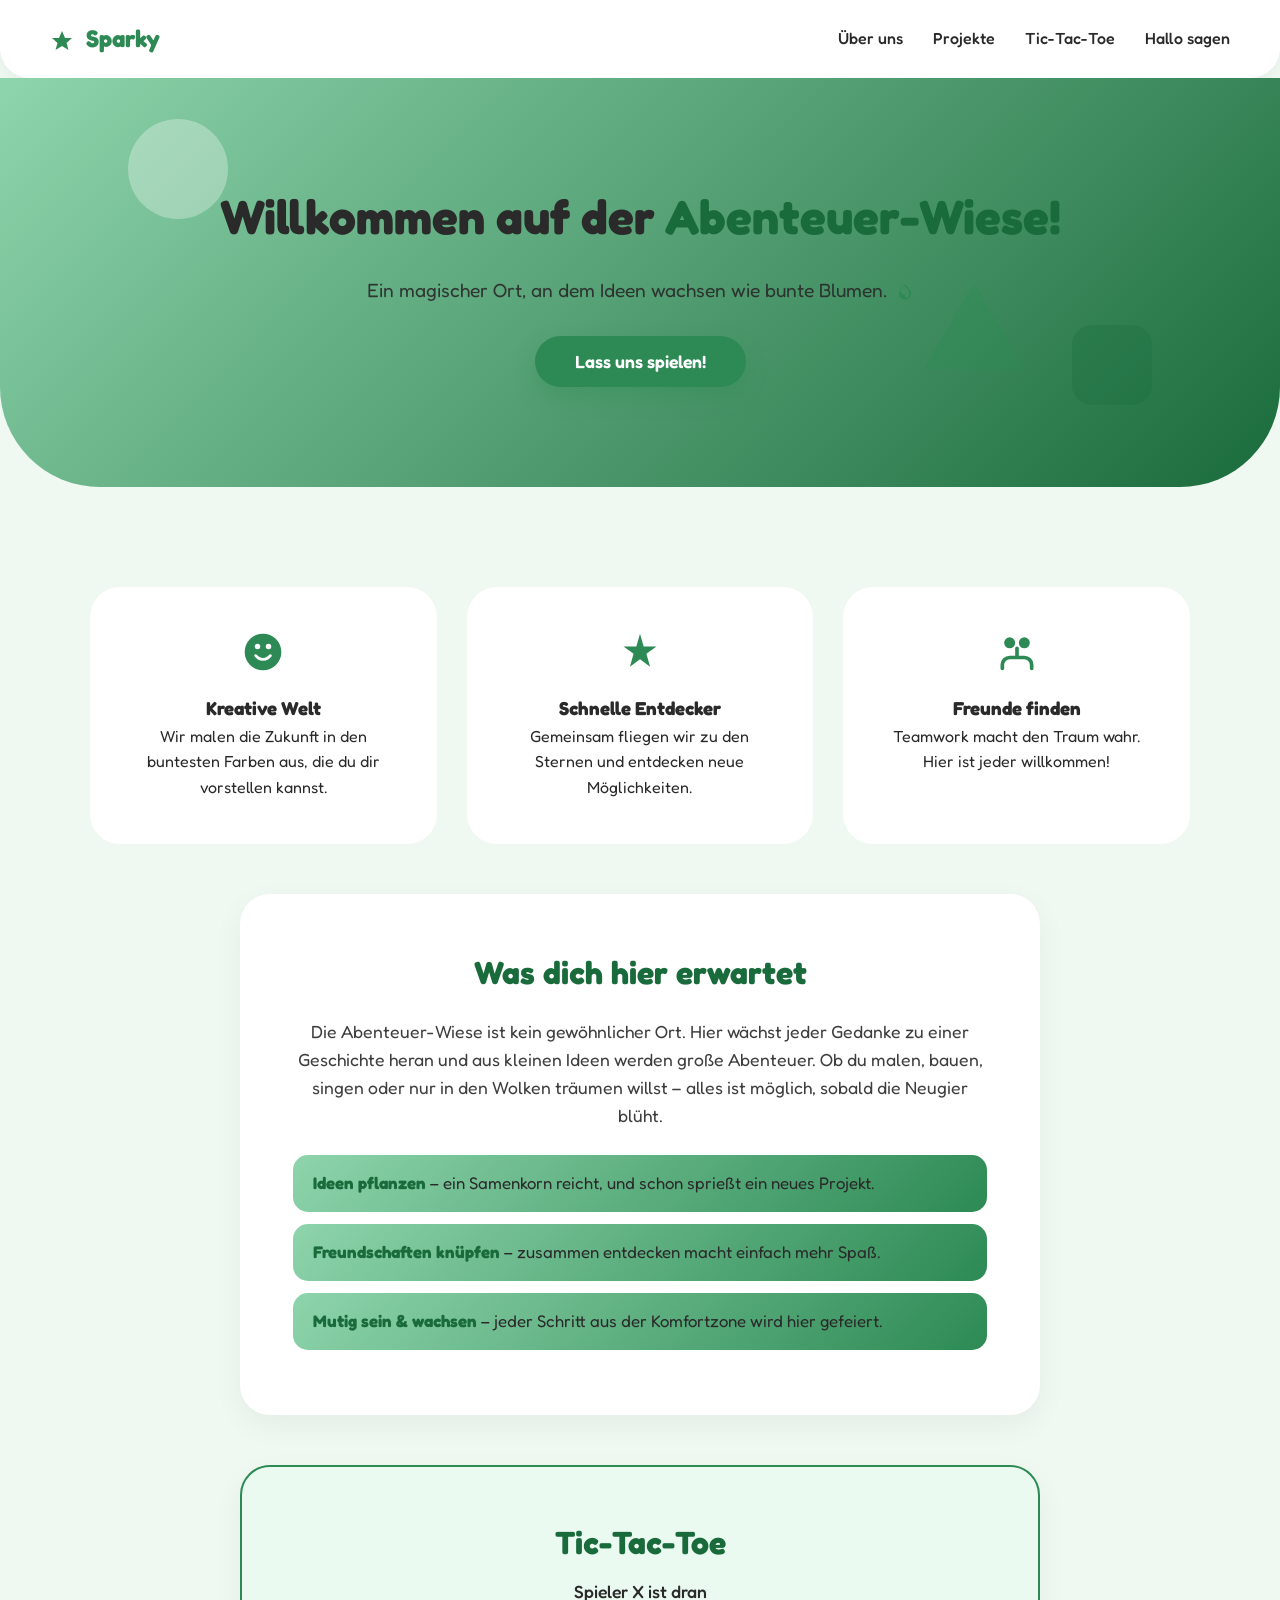
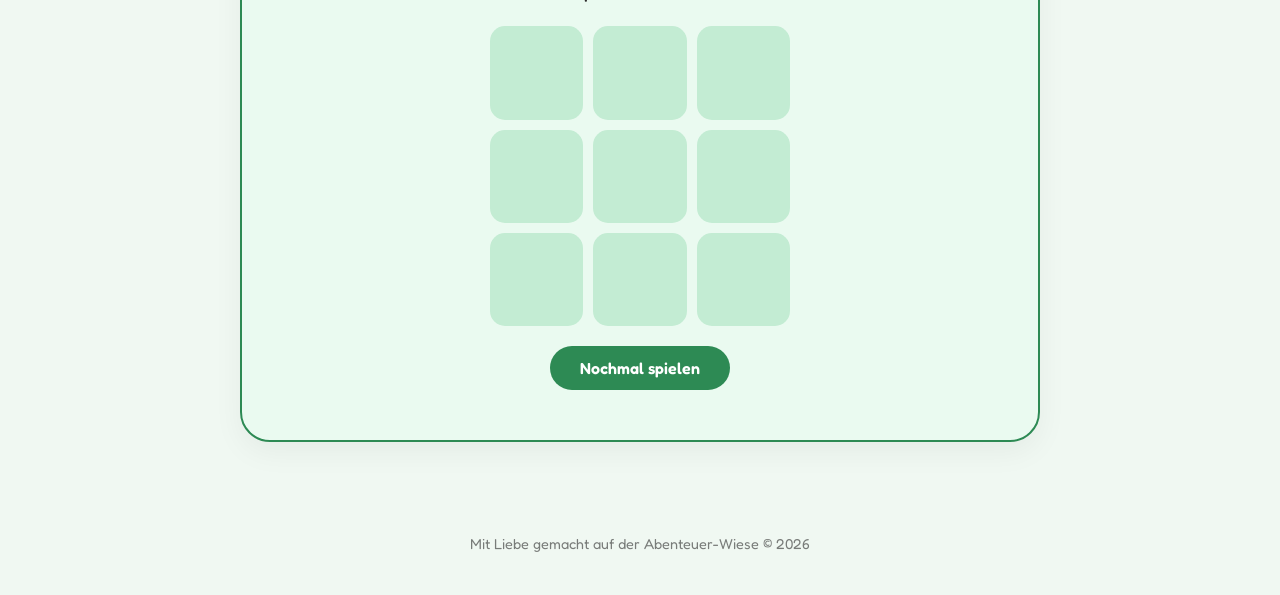
<file: index.html>
<!DOCTYPE html>
<html lang="de">
<head>
    <meta charset="UTF-8">
    <meta name="viewport" content="width=device-width, initial-scale=1.0">
    <title>Abenteuer-Wiese | Der spielerische Platz für deine Ideen</title>
    <meta name="description" content="Willkommen auf der Abenteuer-Wiese – ein magischer Ort für kreative Projekte, bunte Ideen und gemeinsames Entdecken.">
    <link rel="canonical" href="https://papauschek.github.io/starter-website-template/">
    <link rel="preconnect" href="https://fonts.googleapis.com">
    <link rel="preconnect" href="https://fonts.gstatic.com" crossorigin>
    <link href="https://fonts.googleapis.com/css2?family=Fredoka:wght@300..700&display=swap" rel="stylesheet">
    <link rel="stylesheet" href="css/styles.css?v=2fb4c30">
</head>
<body>
    <nav class="navbar">
        <div class="logo"><svg class="icon" viewBox="0 0 24 24" width="24" height="24" fill="#2d8a54"><polygon points="12,2 15,9 22,9 16.5,14 18.5,21 12,17 5.5,21 7.5,14 2,9 9,9"/></svg> Sparky</div>
        <ul class="nav-links">
            <li><a href="#ueber-uns">Über uns</a></li>
            <li><a href="#projekte">Projekte</a></li>
            <li><a href="#ttt-section">Tic-Tac-Toe</a></li>
            <li><a href="#hallo">Hallo sagen</a></li>
        </ul>
    </nav>

    <header class="hero">
        <div class="hero-content">
            <h1>Willkommen auf der <span class="highlight">Abenteuer-Wiese!</span></h1>
            <p>Ein magischer Ort, an dem Ideen wachsen wie bunte Blumen. <svg class="icon-inline" viewBox="0 0 24 24" width="18" height="18" fill="#2d8a54"><path d="M12 22a8 8 0 01-8-8c0-4 3.5-7.5 8-12 4.5 4.5 8 8 8 12a8 8 0 01-8 8zm0-2c3.3 0 6-2.7 6-6 0-3-2.2-5.8-6-9.5C8.2 4.2 6 7 6 10c0 3.3 2.7 6 6 6z"/></svg></p>
            <button class="cta-button">Lass uns spielen!</button>
        </div>
        <div class="floating-shapes">
            <div class="shape circle"></div>
            <div class="shape square"></div>
            <div class="shape triangle"></div>
        </div>
    </header>

    <main id="ueber-uns">
        <section class="card-grid">
            <div class="card" id="projekte">
                <span class="emoji"><svg viewBox="0 0 24 24" width="44" height="44" fill="#2d8a54"><circle cx="12" cy="12" r="10"/><path d="M8 14s1.5 2 4 2 4-2 4-2" stroke="#fff" stroke-width="1.5" fill="none" stroke-linecap="round"/><circle cx="9" cy="9" r="1.5" fill="#fff"/><circle cx="15" cy="9" r="1.5" fill="#fff"/></svg></span>
                <h3>Kreative Welt</h3>
                <p>Wir malen die Zukunft in den buntesten Farben aus, die du dir vorstellen kannst.</p>
            </div>
            <div class="card">
                <span class="emoji"><svg viewBox="0 0 24 24" width="44" height="44" fill="#2d8a54"><path d="M12 2l2 7h7l-5.5 4 2 7L12 16l-5.5 4 2-7L3 9h7z"/></svg></span>
                <h3>Schnelle Entdecker</h3>
                <p>Gemeinsam fliegen wir zu den Sternen und entdecken neue Möglichkeiten.</p>
            </div>
            <div class="card" id="hallo">
                <span class="emoji"><svg viewBox="0 0 24 24" width="44" height="44" fill="#2d8a54"><circle cx="8" cy="7" r="3"/><circle cx="16" cy="7" r="3"/><path d="M4 21v-2c0-2.2 1.8-4 4-4h8c2.2 0 4 1.8 4 4v2" stroke="#2d8a54" stroke-width="2" fill="none" stroke-linecap="round" stroke-linejoin="round"/><line x1="12" y1="14" x2="12" y2="10" stroke="#2d8a54" stroke-width="2" stroke-linecap="round"/></svg></span>
                <h3>Freunde finden</h3>
                <p>Teamwork macht den Traum wahr. Hier ist jeder willkommen!</p>
            </div>
        </section>
    </main>

    <section class="entdecken">
        <h2>Was dich hier erwartet</h2>
        <p>
            Die Abenteuer-Wiese ist kein gewöhnlicher Ort. Hier wächst jeder Gedanke zu einer Geschichte heran und aus kleinen Ideen werden große Abenteuer.
            Ob du malen, bauen, singen oder nur in den Wolken träumen willst – alles ist möglich, sobald die Neugier blüht.
        </p>
        <ul class="entdecken-liste">
            <li><strong>Ideen pflanzen</strong> – ein Samenkorn reicht, und schon sprießt ein neues Projekt.</li>
            <li><strong>Freundschaften knüpfen</strong> – zusammen entdecken macht einfach mehr Spaß.</li>
            <li><strong>Mutig sein & wachsen</strong> – jeder Schritt aus der Komfortzone wird hier gefeiert.</li>
        </ul>
    </section>

    <section class="ttt-section" id="ttt-section" style="display:block;visibility:visible;opacity:1;transform:none;">
        <h2>Tic-Tac-Toe</h2>
        <p class="ttt-status" id="ttt-status">Spieler X ist dran</p>
        <div class="ttt-board" id="ttt-board">
            <div class="ttt-cell" data-index="0"></div>
            <div class="ttt-cell" data-index="1"></div>
            <div class="ttt-cell" data-index="2"></div>
            <div class="ttt-cell" data-index="3"></div>
            <div class="ttt-cell" data-index="4"></div>
            <div class="ttt-cell" data-index="5"></div>
            <div class="ttt-cell" data-index="6"></div>
            <div class="ttt-cell" data-index="7"></div>
            <div class="ttt-cell" data-index="8"></div>
        </div>
        <button class="ttt-reset" id="ttt-reset">Nochmal spielen</button>
    </section>

    <footer>
        <p>Mit Liebe gemacht auf der Abenteuer-Wiese &copy; 2026</p>
    </footer>

    <script src="js/main.js?v=2fb4c30"></script>
</body>
</html>
</file>
<file: css/styles.css>
:root {
    --primary-color: #2d8a54;
    --secondary-color: #c3ecd3;
    --accent-color: #1a6b3c;
    --text-color: #2a2a2a;
    --bg-color: #f0f8f2;
    --card-bg: #fff;
    --font-main: 'Fredoka', sans-serif;
}

* {
    margin: 0;
    padding: 0;
    box-sizing: border-box;
}

body {
    font-family: var(--font-main);
    background-color: var(--bg-color);
    color: var(--text-color);
    line-height: 1.6;
    overflow-x: hidden;
}

/* Navbar */
.navbar {
    display: flex;
    justify-content: space-between;
    align-items: center;
    padding: 20px 50px;
    background: white;
    box-shadow: 0 4px 15px rgba(0,0,0,0.05);
    border-radius: 0 0 30px 30px;
}

.logo {
    font-size: 1.5rem;
    font-weight: 700;
    color: var(--primary-color);
}

.nav-links {
    display: flex;
    list-style: none;
    gap: 30px;
}

.nav-links a {
    text-decoration: none;
    color: var(--text-color);
    font-weight: 500;
    transition: transform 0.3s ease, color 0.3s ease;
}

.nav-links a:hover {
    color: var(--primary-color);
    transform: translateY(-3px);
}

/* Hero Section */
.hero {
    position: relative;
    padding: 100px 50px;
    text-align: center;
    background: linear-gradient(135deg, #8ed4ac 0%, #1a6b3c 100%);
    border-radius: 0 0 100px 100px;
    margin-bottom: 50px;
    overflow: hidden;
}

.hero h1 {
    font-size: 3rem;
    margin-bottom: 20px;
    animation: bounceIn 1s ease;
}

.highlight {
    color: var(--accent-color);
    position: relative;
}

.hero p {
    font-size: 1.2rem;
    margin-bottom: 30px;
    opacity: 0.9;
}

.cta-button {
    background-color: var(--primary-color);
    color: white;
    border: none;
    padding: 15px 40px;
    font-size: 1.1rem;
    border-radius: 50px;
    cursor: pointer;
    font-family: var(--font-main);
    font-weight: 600;
    transition: all 0.3s cubic-bezier(0.175, 0.885, 0.32, 1.275);
    box-shadow: 0 10px 20px rgba(45, 138, 84, 0.35);
}

.cta-button:hover {
    transform: scale(1.1) rotate(-2deg);
    background-color: #1a6b3c;
}

/* Floating Shapes Animation */
.shape {
    position: absolute;
    opacity: 0.3;
    z-index: 0;
    animation: float 6s infinite ease-in-out;
}

.circle { width: 100px; height: 100px; background: white; border-radius: 50%; top: 10%; left: 10%; }
.square { width: 80px; height: 80px; background: var(--accent-color); border-radius: 20px; bottom: 20%; right: 10%; animation-delay: 2s; }
.triangle { 
    width: 0; height: 0; border-left: 50px solid transparent; border-right: 50px solid transparent; 
    border-bottom: 86px solid var(--primary-color); top: 50%; right: 20%; animation-delay: 4s; 
}

/* Main Cards */
.card-grid {
    display: grid;
    grid-template-columns: repeat(auto-fit, minmax(250px, 1fr));
    gap: 30px;
    padding: 50px;
    max-width: 1200px;
    margin: 0 auto;
}

.card {
    background: var(--card-bg);
    padding: 40px;
    border-radius: 30px;
    text-align: center;
    transition: all 0.4s ease;
    border: 3px solid transparent;
    cursor: default;
}

.card:hover {
    transform: translateY(-15px);
    border-color: var(--secondary-color);
    box-shadow: 0 20px 40px rgba(0,0,0,0.05);
}

.emoji {
    font-size: 3rem;
    display: block;
    margin-bottom: 20px;
    transition: transform 0.3s ease;
}

.emoji svg {
    display: block;
    margin: 0 auto;
}

.icon {
    vertical-align: middle;
    margin-right: 6px;
}

.icon-inline {
    vertical-align: middle;
    margin-left: 4px;
}

.card:hover .emoji {
    transform: scale(1.2) rotate(15deg);
}

/* Entdecken Section */
.entdecken {
    max-width: 800px;
    margin: 0 auto 50px;
    padding: 50px;
    background: var(--card-bg);
    border-radius: 30px;
    text-align: center;
    border: 3px solid transparent;
    box-shadow: 0 10px 30px rgba(0,0,0,0.05);
}

.entdecken h2 {
    font-size: 2rem;
    margin-bottom: 20px;
    color: var(--accent-color);
}

.entdecken p {
    font-size: 1.1rem;
    margin-bottom: 25px;
    opacity: 0.9;
}

.entdecken-liste {
    list-style: none;
    padding: 0;
    text-align: left;
}

.entdecken-liste li {
    padding: 15px 20px;
    margin-bottom: 12px;
    background: linear-gradient(135deg, #8ed4ac 0%, #2d8a54 100%);
    border-radius: 15px;
    font-size: 1.05rem;
    transition: all 0.3s ease;
}

.entdecken-liste li:hover {
    transform: translateY(-5px);
    box-shadow: 0 8px 20px rgba(0,0,0,0.08);
}

.entdecken-liste li strong {
    color: var(--accent-color);
}

/* Tic-Tac-Toe */
.ttt-section {
    display: block;
    max-width: 800px;
    margin: 50px auto;
    padding: 50px;
    background: #eafaf0;
    border-radius: 30px;
    text-align: center;
    box-shadow: 0 10px 30px rgba(0,0,0,0.05);
    visibility: visible;
    opacity: 1;
    min-height: 200px;
    overflow: visible;
    border: 2px solid #2d8a54;
    transform: none;
}

.ttt-section h2 {
    font-size: 2rem;
    margin-bottom: 10px;
    color: var(--accent-color);
}

.ttt-status {
    font-size: 1.1rem;
    margin-bottom: 20px;
    color: var(--text-color);
    font-weight: 500;
}

.ttt-board {
    display: grid;
    grid-template-columns: repeat(3, 1fr);
    gap: 10px;
    max-width: 300px;
    margin: 0 auto 20px;
}

.ttt-cell {
    aspect-ratio: 1;
    background: var(--secondary-color);
    border-radius: 15px;
    font-size: 2.5rem;
    font-weight: 700;
    color: var(--accent-color);
    cursor: pointer;
    display: flex;
    align-items: center;
    justify-content: center;
    transition: background-color 0.2s ease, transform 0.15s ease;
    user-select: none;
}

.ttt-cell:hover {
    background: #a8dbb8;
    transform: scale(1.05);
}

.ttt-cell.x { color: var(--primary-color); }
.ttt-cell.o { color: var(--accent-color); }
.ttt-cell.win { background: #b8e6cc; }

.ttt-reset {
    background-color: var(--primary-color);
    color: white;
    border: none;
    padding: 12px 30px;
    font-size: 1rem;
    border-radius: 50px;
    cursor: pointer;
    font-family: var(--font-main);
    font-weight: 600;
    transition: background-color 0.3s ease;
}

.ttt-reset:hover {
    background-color: var(--accent-color);
}

footer {
    text-align: center;
    padding: 40px;
    opacity: 0.6;
    font-size: 0.9rem;
}

/* Animations */
@keyframes bounceIn {
    0% { transform: scale(0.3); opacity: 0; }
    50% { transform: scale(1.05); opacity: 1; }
    70% { transform: scale(0.9); }
    100% { transform: scale(1); }
}

@keyframes float {
    0%, 100% { transform: translateY(0) rotate(0); }
    50% { transform: translateY(-30px) rotate(10deg); }
}

/* Responsiveness */
@media (max-width: 768px) {
    .navbar { padding: 15px 20px; }
    .hero { padding: 60px 20px; }
    .hero h1 { font-size: 2rem; }
    .card-grid { padding: 20px; }
    .ttt-section { display: block; visibility: visible; opacity: 1; transform: none; width: 100%; box-sizing: border-box; padding: 30px 20px; min-height: auto; margin: 30px 0; }
    .ttt-board { max-width: 240px; }
    .ttt-cell { font-size: 2rem; }
}
</file>
